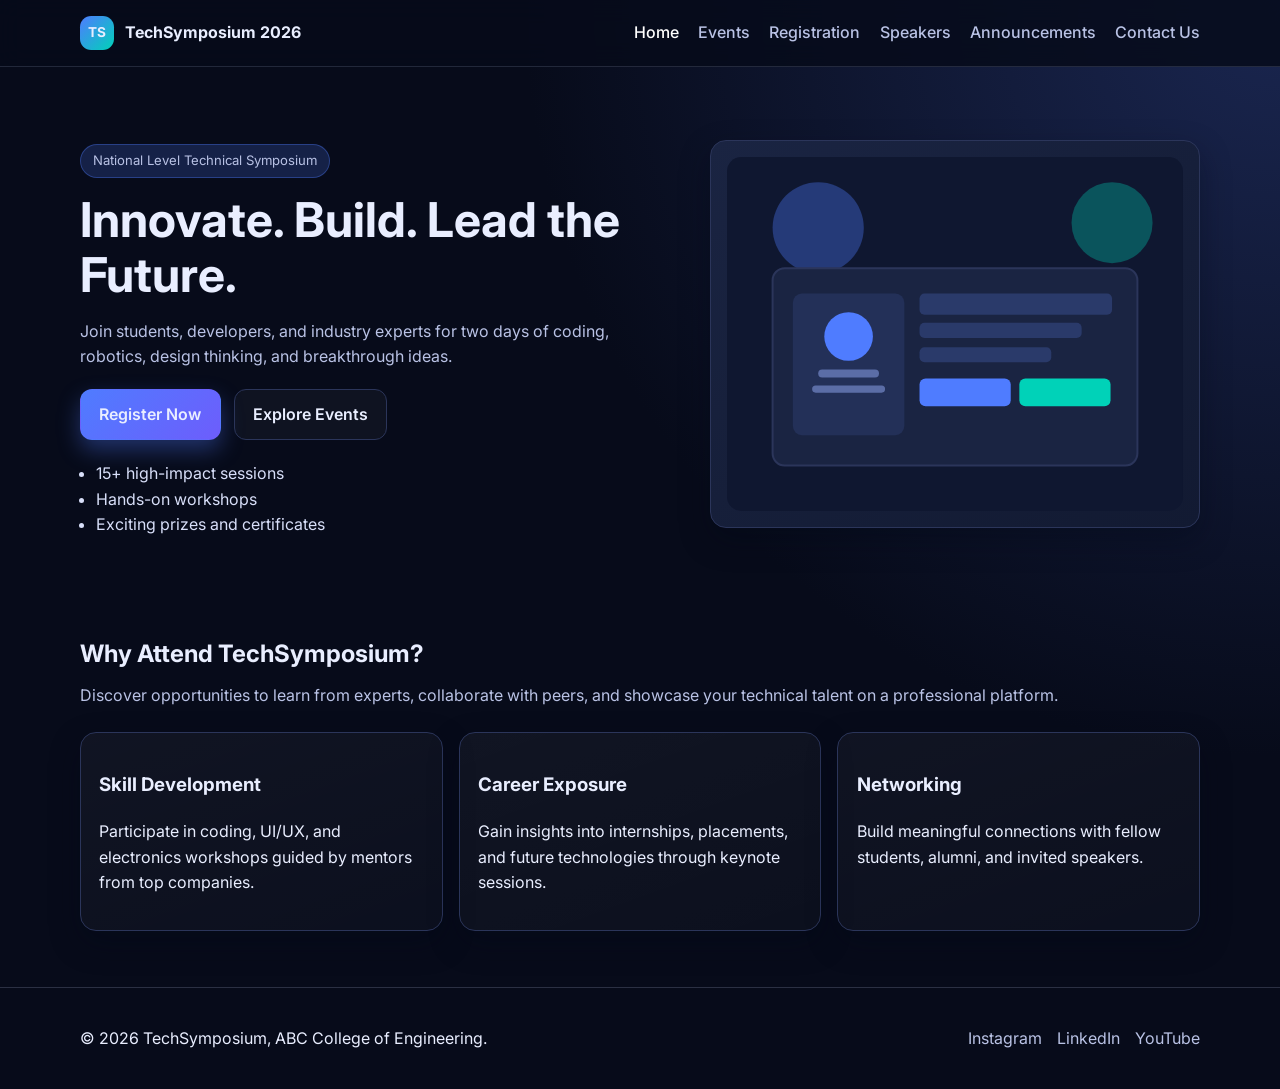
<file: index.html>
<!DOCTYPE html>
<html lang="en">
  <head>
    <meta charset="UTF-8" />
    <meta name="viewport" content="width=device-width, initial-scale=1.0" />
    <title>TechSymposium 2026 | Home</title>
    <meta
      name="description"
      content="Official website of TechSymposium 2026 - a premier college technical event."
    />
    <link rel="preconnect" href="https://fonts.googleapis.com" />
    <link rel="preconnect" href="https://fonts.gstatic.com" crossorigin />
    <link
      href="https://fonts.googleapis.com/css2?family=Inter:wght@400;500;600;700;800&display=swap"
      rel="stylesheet"
    />
    <link rel="stylesheet" href="style.css" />
  </head>
  <body>
    <header class="site-header">
      <div class="container nav-wrapper">
        <a class="brand" href="index.html">
          <span class="brand-badge">TS</span>
          <span>TechSymposium 2026</span>
        </a>
        <button class="nav-toggle" aria-label="Toggle menu" aria-expanded="false">
          <span></span><span></span><span></span>
        </button>
        <nav class="site-nav" aria-label="Main Navigation">
          <a href="index.html">Home</a>
          <a href="events.html">Events</a>
          <a href="registration.html">Registration</a>
          <a href="speakers.html">Speakers</a>
          <a href="announcements.html">Announcements</a>
          <a href="contact.html">Contact Us</a>
        </nav>
      </div>
    </header>

    <main>
      <section class="hero">
        <div class="container hero-grid">
          <div class="hero-content reveal">
            <p class="tag">National Level Technical Symposium</p>
            <h1>Innovate. Build. Lead the Future.</h1>
            <p>
              Join students, developers, and industry experts for two days of
              coding, robotics, design thinking, and breakthrough ideas.
            </p>
            <div class="hero-cta">
              <a class="btn btn-primary" href="registration.html">Register Now</a>
              <a class="btn btn-ghost" href="events.html">Explore Events</a>
            </div>
            <ul class="hero-points">
              <li>15+ high-impact sessions</li>
              <li>Hands-on workshops</li>
              <li>Exciting prizes and certificates</li>
            </ul>
          </div>
          <div class="hero-media reveal">
            <img
              src="images/hero-illustration.svg"
              alt="Students participating in technical events"
            />
          </div>
        </div>
      </section>

      <section class="section">
        <div class="container">
          <div class="section-head reveal">
            <h2>Why Attend TechSymposium?</h2>
            <p>
              Discover opportunities to learn from experts, collaborate with peers,
              and showcase your technical talent on a professional platform.
            </p>
          </div>
          <div class="feature-grid">
            <article class="card reveal">
              <h3>Skill Development</h3>
              <p>
                Participate in coding, UI/UX, and electronics workshops guided by
                mentors from top companies.
              </p>
            </article>
            <article class="card reveal">
              <h3>Career Exposure</h3>
              <p>
                Gain insights into internships, placements, and future technologies
                through keynote sessions.
              </p>
            </article>
            <article class="card reveal">
              <h3>Networking</h3>
              <p>
                Build meaningful connections with fellow students, alumni, and
                invited speakers.
              </p>
            </article>
          </div>
        </div>
      </section>
    </main>

    <footer class="site-footer">
      <div class="container footer-grid">
        <p>&copy; 2026 TechSymposium, ABC College of Engineering.</p>
        <div class="social-links">
          <a href="#" aria-label="Instagram">Instagram</a>
          <a href="#" aria-label="LinkedIn">LinkedIn</a>
          <a href="#" aria-label="YouTube">YouTube</a>
        </div>
      </div>
    </footer>

    <script src="script.js"></script>
  </body>
</html>
</file>
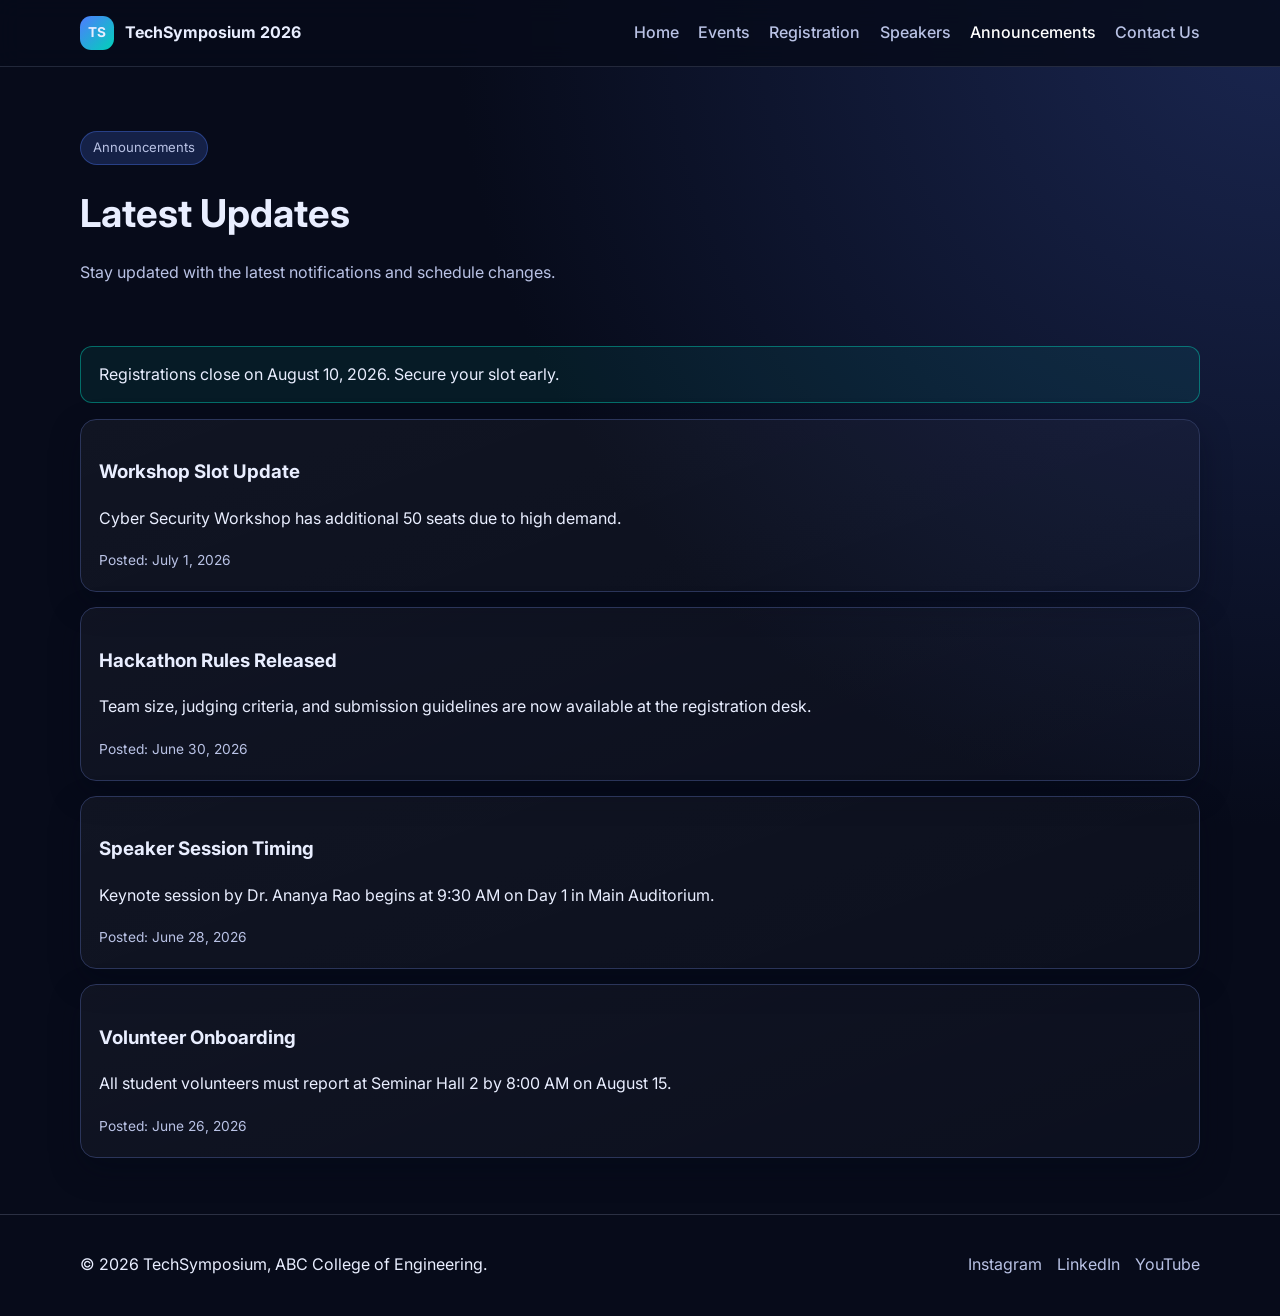
<file: announcements.html>
<!DOCTYPE html>
<html lang="en">
  <head>
    <meta charset="UTF-8" />
    <meta name="viewport" content="width=device-width, initial-scale=1.0" />
    <title>TechSymposium 2026 | Announcements</title>
    <meta
      name="description"
      content="Latest updates, schedules, and notifications for TechSymposium 2026."
    />
    <link rel="preconnect" href="https://fonts.googleapis.com" />
    <link rel="preconnect" href="https://fonts.gstatic.com" crossorigin />
    <link
      href="https://fonts.googleapis.com/css2?family=Inter:wght@400;500;600;700;800&display=swap"
      rel="stylesheet"
    />
    <link rel="stylesheet" href="style.css" />
  </head>
  <body>
    <header class="site-header">
      <div class="container nav-wrapper">
        <a class="brand" href="index.html">
          <span class="brand-badge">TS</span>
          <span>TechSymposium 2026</span>
        </a>
        <button class="nav-toggle" aria-label="Toggle menu" aria-expanded="false">
          <span></span><span></span><span></span>
        </button>
        <nav class="site-nav" aria-label="Main Navigation">
          <a href="index.html">Home</a>
          <a href="events.html">Events</a>
          <a href="registration.html">Registration</a>
          <a href="speakers.html">Speakers</a>
          <a href="announcements.html">Announcements</a>
          <a href="contact.html">Contact Us</a>
        </nav>
      </div>
    </header>

    <main>
      <section class="page-banner">
        <div class="container reveal">
          <p class="tag">Announcements</p>
          <h1>Latest Updates</h1>
          <p>Stay updated with the latest notifications and schedule changes.</p>
        </div>
      </section>

      <section class="section">
        <div class="container">
          <div class="announcement-ticker reveal">
            <p id="tickerText">
              Registrations close on August 10, 2026. Secure your slot early.
            </p>
          </div>
          <div class="announcement-list">
            <article class="card announcement-item reveal">
              <h3>Workshop Slot Update</h3>
              <p>
                Cyber Security Workshop has additional 50 seats due to high demand.
              </p>
              <span>Posted: July 1, 2026</span>
            </article>
            <article class="card announcement-item reveal">
              <h3>Hackathon Rules Released</h3>
              <p>
                Team size, judging criteria, and submission guidelines are now
                available at the registration desk.
              </p>
              <span>Posted: June 30, 2026</span>
            </article>
            <article class="card announcement-item reveal">
              <h3>Speaker Session Timing</h3>
              <p>
                Keynote session by Dr. Ananya Rao begins at 9:30 AM on Day 1 in
                Main Auditorium.
              </p>
              <span>Posted: June 28, 2026</span>
            </article>
            <article class="card announcement-item reveal">
              <h3>Volunteer Onboarding</h3>
              <p>
                All student volunteers must report at Seminar Hall 2 by 8:00 AM on
                August 15.
              </p>
              <span>Posted: June 26, 2026</span>
            </article>
          </div>
        </div>
      </section>
    </main>

    <footer class="site-footer">
      <div class="container footer-grid">
        <p>&copy; 2026 TechSymposium, ABC College of Engineering.</p>
        <div class="social-links">
          <a href="#" aria-label="Instagram">Instagram</a>
          <a href="#" aria-label="LinkedIn">LinkedIn</a>
          <a href="#" aria-label="YouTube">YouTube</a>
        </div>
      </div>
    </footer>

    <script src="script.js"></script>
  </body>
</html>
</file>
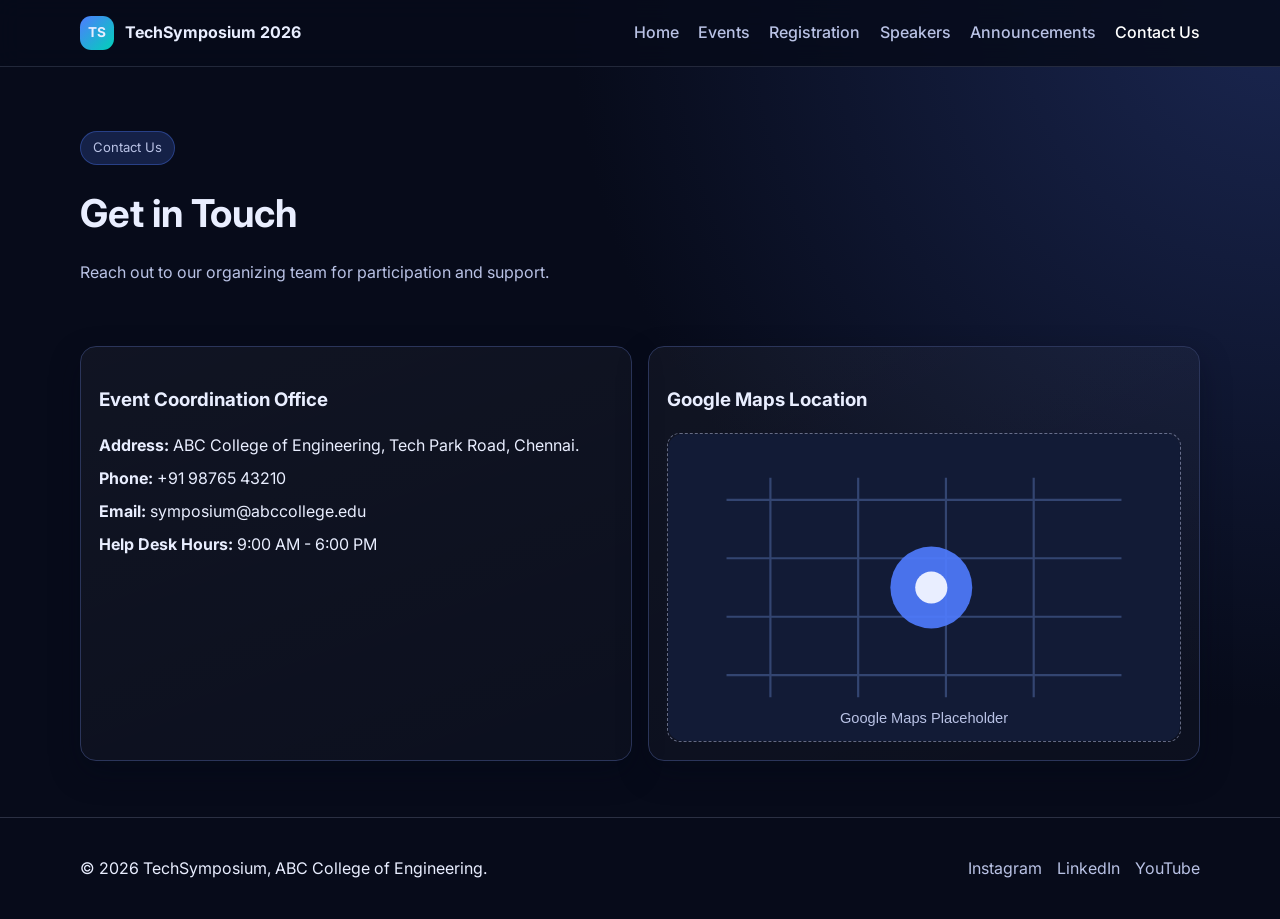
<file: contact.html>
<!DOCTYPE html>
<html lang="en">
  <head>
    <meta charset="UTF-8" />
    <meta name="viewport" content="width=device-width, initial-scale=1.0" />
    <title>TechSymposium 2026 | Contact Us</title>
    <meta
      name="description"
      content="Contact TechSymposium 2026 organizers for queries and support."
    />
    <link rel="preconnect" href="https://fonts.googleapis.com" />
    <link rel="preconnect" href="https://fonts.gstatic.com" crossorigin />
    <link
      href="https://fonts.googleapis.com/css2?family=Inter:wght@400;500;600;700;800&display=swap"
      rel="stylesheet"
    />
    <link rel="stylesheet" href="style.css" />
  </head>
  <body>
    <header class="site-header">
      <div class="container nav-wrapper">
        <a class="brand" href="index.html">
          <span class="brand-badge">TS</span>
          <span>TechSymposium 2026</span>
        </a>
        <button class="nav-toggle" aria-label="Toggle menu" aria-expanded="false">
          <span></span><span></span><span></span>
        </button>
        <nav class="site-nav" aria-label="Main Navigation">
          <a href="index.html">Home</a>
          <a href="events.html">Events</a>
          <a href="registration.html">Registration</a>
          <a href="speakers.html">Speakers</a>
          <a href="announcements.html">Announcements</a>
          <a href="contact.html">Contact Us</a>
        </nav>
      </div>
    </header>

    <main>
      <section class="page-banner">
        <div class="container reveal">
          <p class="tag">Contact Us</p>
          <h1>Get in Touch</h1>
          <p>Reach out to our organizing team for participation and support.</p>
        </div>
      </section>

      <section class="section">
        <div class="container contact-grid">
          <div class="card contact-info reveal">
            <h3>Event Coordination Office</h3>
            <p><strong>Address:</strong> ABC College of Engineering, Tech Park Road, Chennai.</p>
            <p><strong>Phone:</strong> +91 98765 43210</p>
            <p><strong>Email:</strong> symposium@abccollege.edu</p>
            <p><strong>Help Desk Hours:</strong> 9:00 AM - 6:00 PM</p>
          </div>
          <div class="card map-card reveal">
            <h3>Google Maps Location</h3>
            <img
              src="images/map-placeholder.svg"
              alt="Google Maps location placeholder for college campus"
            />
          </div>
        </div>
      </section>
    </main>

    <footer class="site-footer">
      <div class="container footer-grid">
        <p>&copy; 2026 TechSymposium, ABC College of Engineering.</p>
        <div class="social-links">
          <a href="#" aria-label="Instagram">Instagram</a>
          <a href="#" aria-label="LinkedIn">LinkedIn</a>
          <a href="#" aria-label="YouTube">YouTube</a>
        </div>
      </div>
    </footer>

    <script src="script.js"></script>
  </body>
</html>
</file>
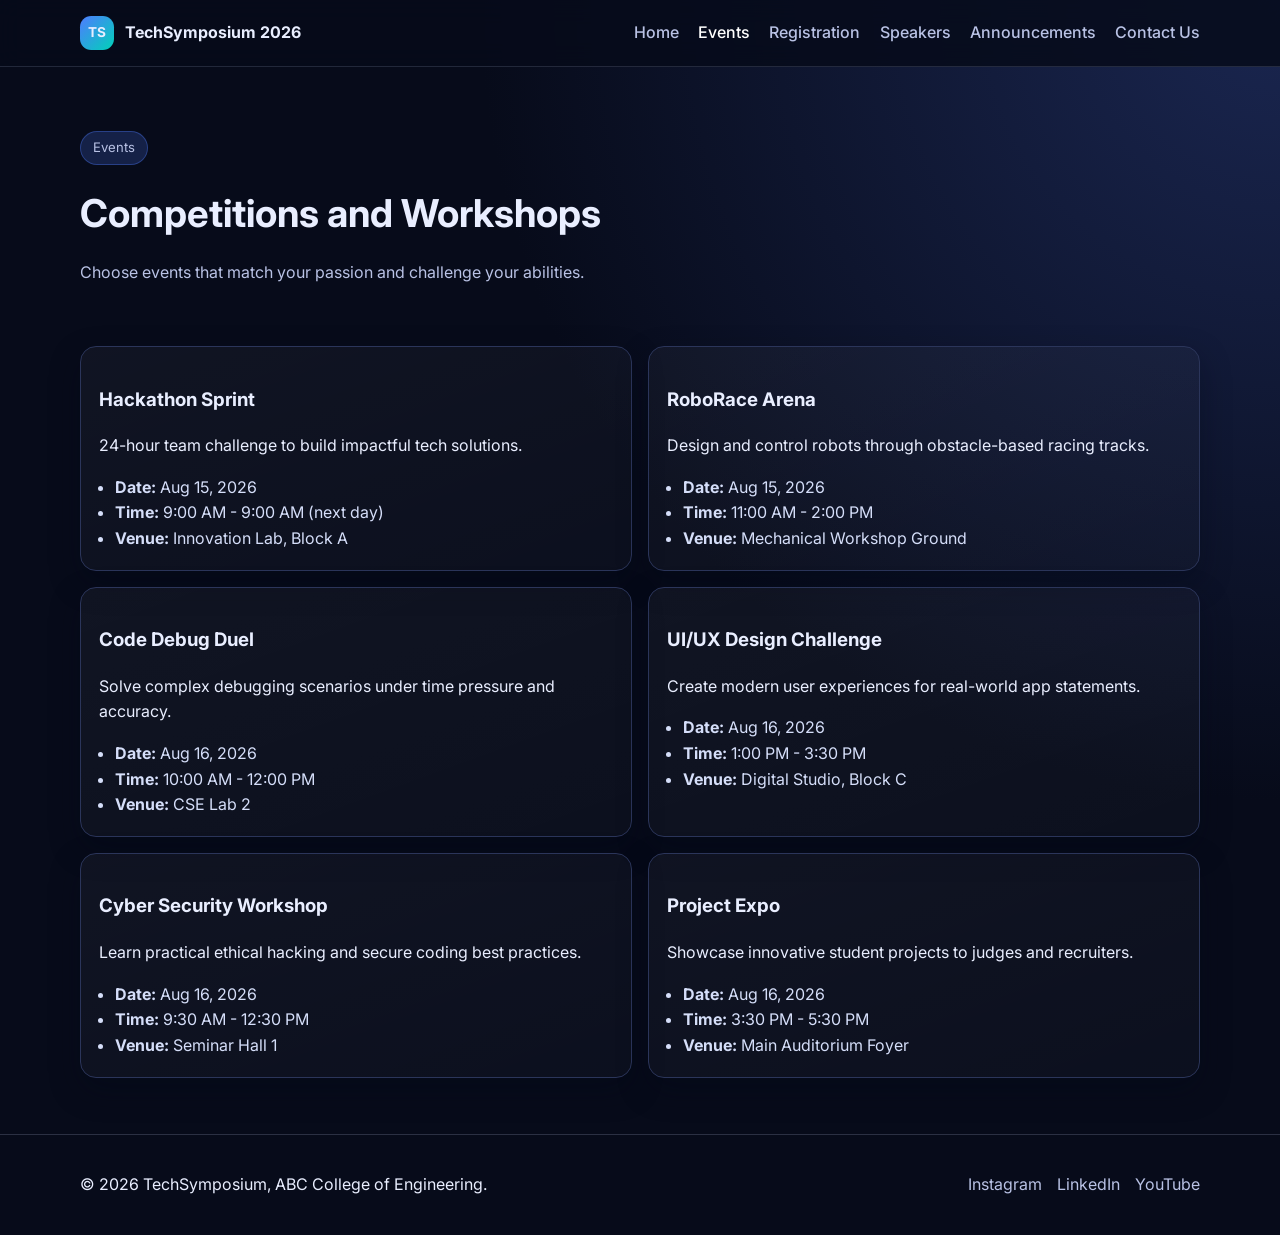
<file: events.html>
<!DOCTYPE html>
<html lang="en">
  <head>
    <meta charset="UTF-8" />
    <meta name="viewport" content="width=device-width, initial-scale=1.0" />
    <title>TechSymposium 2026 | Events</title>
    <meta
      name="description"
      content="Explore all competitions and workshops at TechSymposium 2026."
    />
    <link rel="preconnect" href="https://fonts.googleapis.com" />
    <link rel="preconnect" href="https://fonts.gstatic.com" crossorigin />
    <link
      href="https://fonts.googleapis.com/css2?family=Inter:wght@400;500;600;700;800&display=swap"
      rel="stylesheet"
    />
    <link rel="stylesheet" href="style.css" />
  </head>
  <body>
    <header class="site-header">
      <div class="container nav-wrapper">
        <a class="brand" href="index.html">
          <span class="brand-badge">TS</span>
          <span>TechSymposium 2026</span>
        </a>
        <button class="nav-toggle" aria-label="Toggle menu" aria-expanded="false">
          <span></span><span></span><span></span>
        </button>
        <nav class="site-nav" aria-label="Main Navigation">
          <a href="index.html">Home</a>
          <a href="events.html">Events</a>
          <a href="registration.html">Registration</a>
          <a href="speakers.html">Speakers</a>
          <a href="announcements.html">Announcements</a>
          <a href="contact.html">Contact Us</a>
        </nav>
      </div>
    </header>

    <main>
      <section class="page-banner">
        <div class="container reveal">
          <p class="tag">Events</p>
          <h1>Competitions and Workshops</h1>
          <p>Choose events that match your passion and challenge your abilities.</p>
        </div>
      </section>

      <section class="section">
        <div class="container">
          <div class="event-grid">
            <article class="card event-card reveal">
              <h3>Hackathon Sprint</h3>
              <p>24-hour team challenge to build impactful tech solutions.</p>
              <ul>
                <li><strong>Date:</strong> Aug 15, 2026</li>
                <li><strong>Time:</strong> 9:00 AM - 9:00 AM (next day)</li>
                <li><strong>Venue:</strong> Innovation Lab, Block A</li>
              </ul>
            </article>
            <article class="card event-card reveal">
              <h3>RoboRace Arena</h3>
              <p>
                Design and control robots through obstacle-based racing tracks.
              </p>
              <ul>
                <li><strong>Date:</strong> Aug 15, 2026</li>
                <li><strong>Time:</strong> 11:00 AM - 2:00 PM</li>
                <li><strong>Venue:</strong> Mechanical Workshop Ground</li>
              </ul>
            </article>
            <article class="card event-card reveal">
              <h3>Code Debug Duel</h3>
              <p>
                Solve complex debugging scenarios under time pressure and accuracy.
              </p>
              <ul>
                <li><strong>Date:</strong> Aug 16, 2026</li>
                <li><strong>Time:</strong> 10:00 AM - 12:00 PM</li>
                <li><strong>Venue:</strong> CSE Lab 2</li>
              </ul>
            </article>
            <article class="card event-card reveal">
              <h3>UI/UX Design Challenge</h3>
              <p>Create modern user experiences for real-world app statements.</p>
              <ul>
                <li><strong>Date:</strong> Aug 16, 2026</li>
                <li><strong>Time:</strong> 1:00 PM - 3:30 PM</li>
                <li><strong>Venue:</strong> Digital Studio, Block C</li>
              </ul>
            </article>
            <article class="card event-card reveal">
              <h3>Cyber Security Workshop</h3>
              <p>
                Learn practical ethical hacking and secure coding best practices.
              </p>
              <ul>
                <li><strong>Date:</strong> Aug 16, 2026</li>
                <li><strong>Time:</strong> 9:30 AM - 12:30 PM</li>
                <li><strong>Venue:</strong> Seminar Hall 1</li>
              </ul>
            </article>
            <article class="card event-card reveal">
              <h3>Project Expo</h3>
              <p>Showcase innovative student projects to judges and recruiters.</p>
              <ul>
                <li><strong>Date:</strong> Aug 16, 2026</li>
                <li><strong>Time:</strong> 3:30 PM - 5:30 PM</li>
                <li><strong>Venue:</strong> Main Auditorium Foyer</li>
              </ul>
            </article>
          </div>
        </div>
      </section>
    </main>

    <footer class="site-footer">
      <div class="container footer-grid">
        <p>&copy; 2026 TechSymposium, ABC College of Engineering.</p>
        <div class="social-links">
          <a href="#" aria-label="Instagram">Instagram</a>
          <a href="#" aria-label="LinkedIn">LinkedIn</a>
          <a href="#" aria-label="YouTube">YouTube</a>
        </div>
      </div>
    </footer>

    <script src="script.js"></script>
  </body>
</html>
</file>
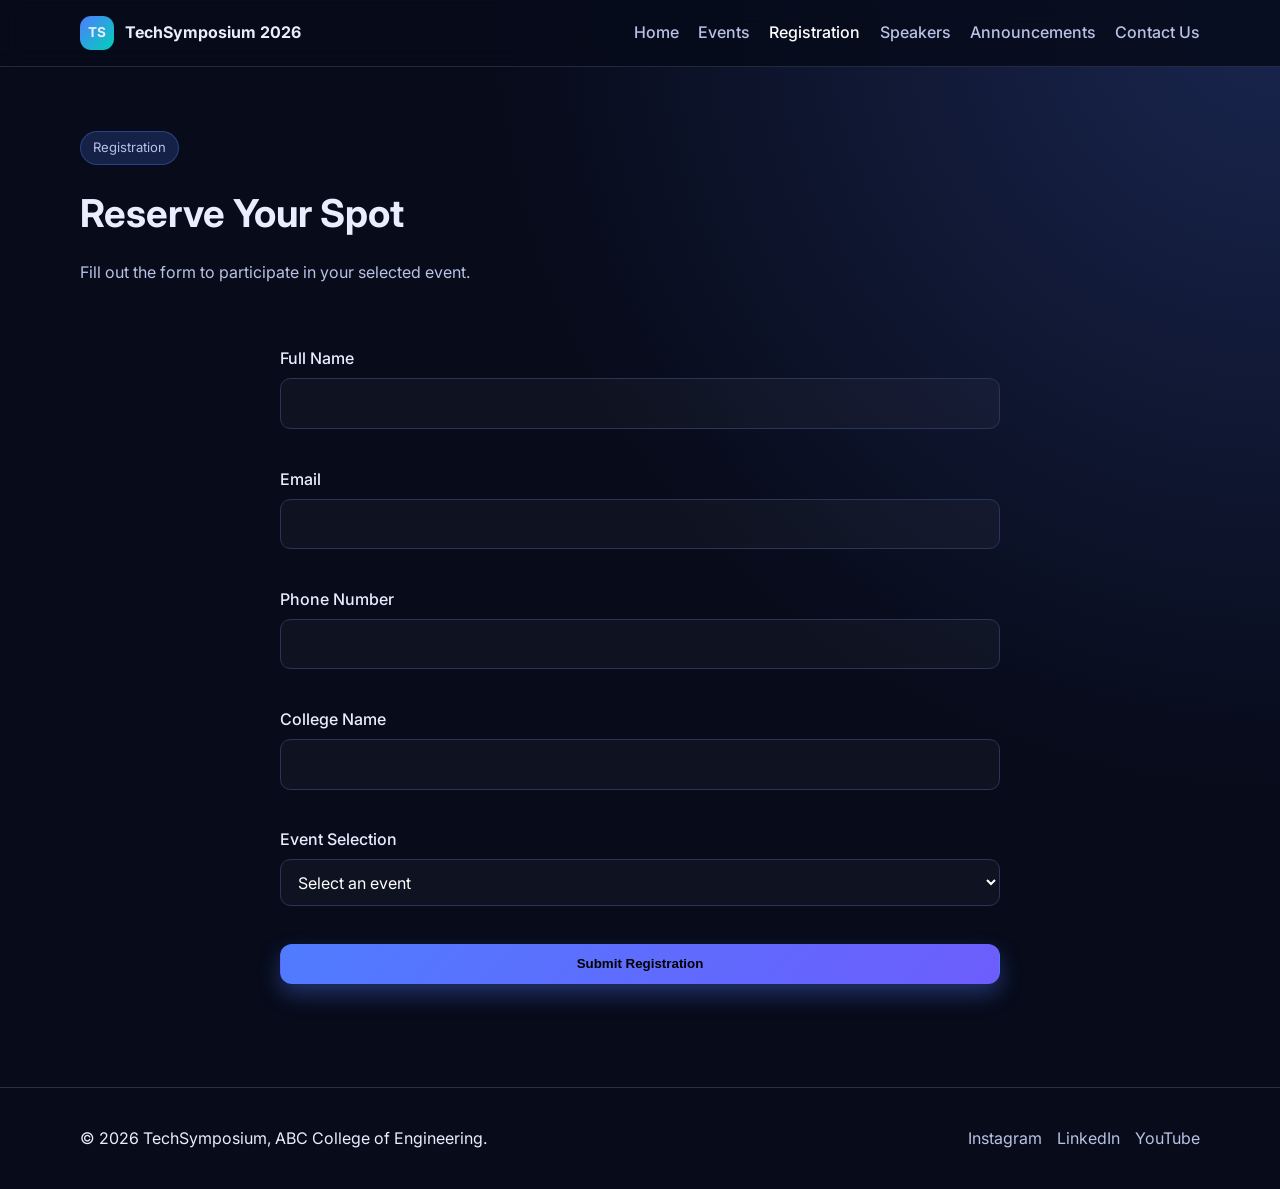
<file: registration.html>
<!DOCTYPE html>
<html lang="en">
  <head>
    <meta charset="UTF-8" />
    <meta name="viewport" content="width=device-width, initial-scale=1.0" />
    <title>TechSymposium 2026 | Registration</title>
    <meta
      name="description"
      content="Register for your preferred technical events at TechSymposium 2026."
    />
    <link rel="preconnect" href="https://fonts.googleapis.com" />
    <link rel="preconnect" href="https://fonts.gstatic.com" crossorigin />
    <link
      href="https://fonts.googleapis.com/css2?family=Inter:wght@400;500;600;700;800&display=swap"
      rel="stylesheet"
    />
    <link rel="stylesheet" href="style.css" />
  </head>
  <body>
    <header class="site-header">
      <div class="container nav-wrapper">
        <a class="brand" href="index.html">
          <span class="brand-badge">TS</span>
          <span>TechSymposium 2026</span>
        </a>
        <button class="nav-toggle" aria-label="Toggle menu" aria-expanded="false">
          <span></span><span></span><span></span>
        </button>
        <nav class="site-nav" aria-label="Main Navigation">
          <a href="index.html">Home</a>
          <a href="events.html">Events</a>
          <a href="registration.html">Registration</a>
          <a href="speakers.html">Speakers</a>
          <a href="announcements.html">Announcements</a>
          <a href="contact.html">Contact Us</a>
        </nav>
      </div>
    </header>

    <main>
      <section class="page-banner">
        <div class="container reveal">
          <p class="tag">Registration</p>
          <h1>Reserve Your Spot</h1>
          <p>Fill out the form to participate in your selected event.</p>
        </div>
      </section>

      <section class="section">
        <div class="container form-wrapper reveal">
          <form id="registrationForm" class="registration-form" novalidate>
            <div class="input-group">
              <label for="fullName">Full Name</label>
              <input type="text" id="fullName" name="fullName" required />
              <small class="error-message"></small>
            </div>
            <div class="input-group">
              <label for="email">Email</label>
              <input type="email" id="email" name="email" required />
              <small class="error-message"></small>
            </div>
            <div class="input-group">
              <label for="phone">Phone Number</label>
              <input type="tel" id="phone" name="phone" required />
              <small class="error-message"></small>
            </div>
            <div class="input-group">
              <label for="college">College Name</label>
              <input type="text" id="college" name="college" required />
              <small class="error-message"></small>
            </div>
            <div class="input-group">
              <label for="event">Event Selection</label>
              <select id="event" name="event" required>
                <option value="">Select an event</option>
                <option>Hackathon Sprint</option>
                <option>RoboRace Arena</option>
                <option>Code Debug Duel</option>
                <option>UI/UX Design Challenge</option>
                <option>Cyber Security Workshop</option>
                <option>Project Expo</option>
              </select>
              <small class="error-message"></small>
            </div>
            <button type="submit" class="btn btn-primary">Submit Registration</button>
            <p id="formMessage" class="form-message" aria-live="polite"></p>
          </form>
        </div>
      </section>
    </main>

    <footer class="site-footer">
      <div class="container footer-grid">
        <p>&copy; 2026 TechSymposium, ABC College of Engineering.</p>
        <div class="social-links">
          <a href="#" aria-label="Instagram">Instagram</a>
          <a href="#" aria-label="LinkedIn">LinkedIn</a>
          <a href="#" aria-label="YouTube">YouTube</a>
        </div>
      </div>
    </footer>

    <script src="script.js"></script>
  </body>
</html>
</file>
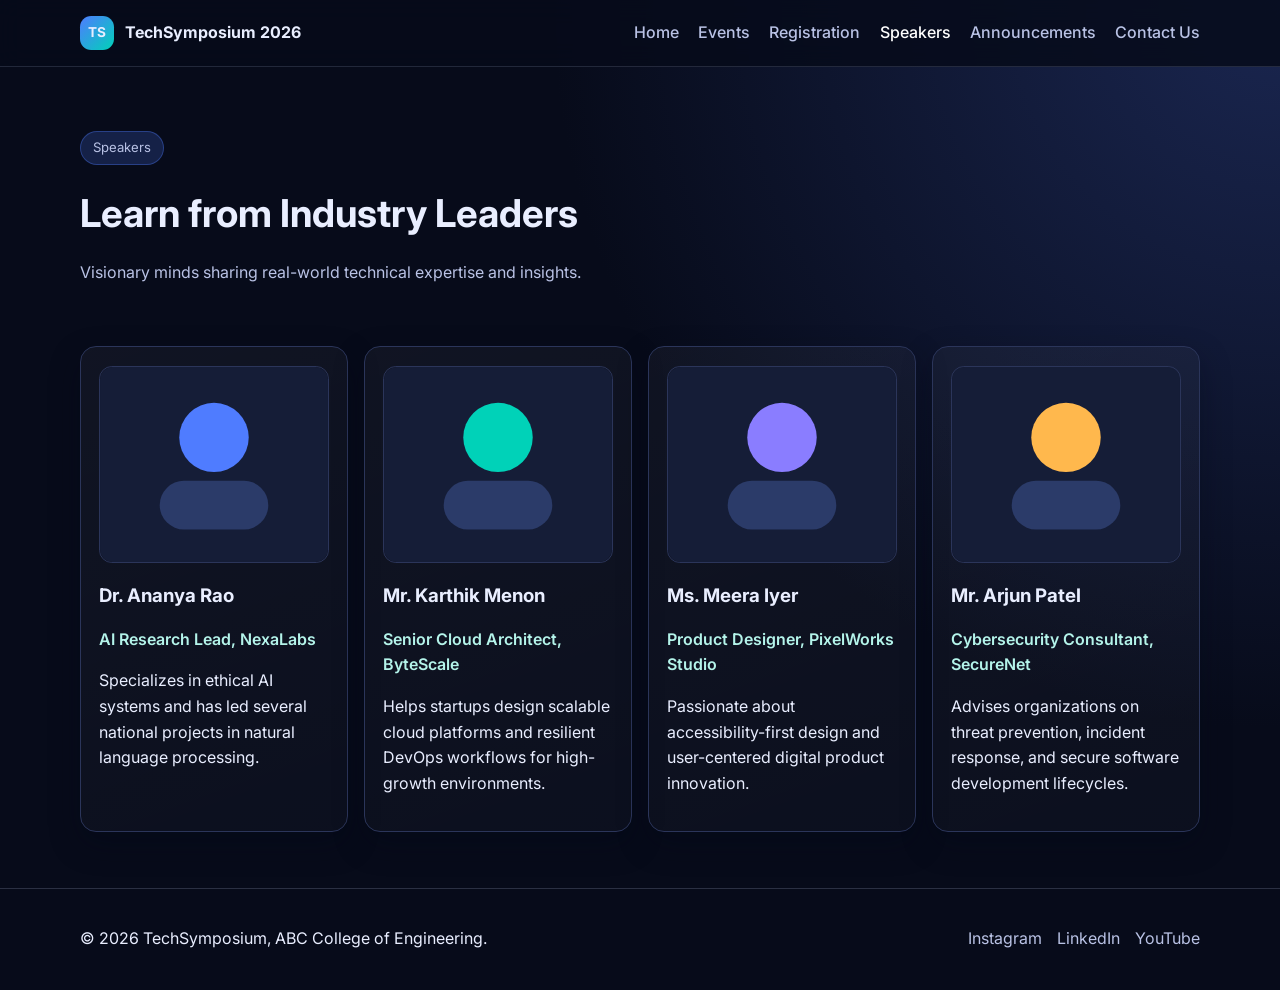
<file: speakers.html>
<!DOCTYPE html>
<html lang="en">
  <head>
    <meta charset="UTF-8" />
    <meta name="viewport" content="width=device-width, initial-scale=1.0" />
    <title>TechSymposium 2026 | Speakers</title>
    <meta
      name="description"
      content="Meet the keynote speakers and technical experts at TechSymposium 2026."
    />
    <link rel="preconnect" href="https://fonts.googleapis.com" />
    <link rel="preconnect" href="https://fonts.gstatic.com" crossorigin />
    <link
      href="https://fonts.googleapis.com/css2?family=Inter:wght@400;500;600;700;800&display=swap"
      rel="stylesheet"
    />
    <link rel="stylesheet" href="style.css" />
  </head>
  <body>
    <header class="site-header">
      <div class="container nav-wrapper">
        <a class="brand" href="index.html">
          <span class="brand-badge">TS</span>
          <span>TechSymposium 2026</span>
        </a>
        <button class="nav-toggle" aria-label="Toggle menu" aria-expanded="false">
          <span></span><span></span><span></span>
        </button>
        <nav class="site-nav" aria-label="Main Navigation">
          <a href="index.html">Home</a>
          <a href="events.html">Events</a>
          <a href="registration.html">Registration</a>
          <a href="speakers.html">Speakers</a>
          <a href="announcements.html">Announcements</a>
          <a href="contact.html">Contact Us</a>
        </nav>
      </div>
    </header>

    <main>
      <section class="page-banner">
        <div class="container reveal">
          <p class="tag">Speakers</p>
          <h1>Learn from Industry Leaders</h1>
          <p>Visionary minds sharing real-world technical expertise and insights.</p>
        </div>
      </section>

      <section class="section">
        <div class="container speaker-grid">
          <article class="card speaker-card reveal">
            <img src="images/speaker-1.svg" alt="Speaker Dr. Ananya Rao" />
            <h3>Dr. Ananya Rao</h3>
            <p class="designation">AI Research Lead, NexaLabs</p>
            <p>
              Specializes in ethical AI systems and has led several national
              projects in natural language processing.
            </p>
          </article>
          <article class="card speaker-card reveal">
            <img src="images/speaker-2.svg" alt="Speaker Mr. Karthik Menon" />
            <h3>Mr. Karthik Menon</h3>
            <p class="designation">Senior Cloud Architect, ByteScale</p>
            <p>
              Helps startups design scalable cloud platforms and resilient DevOps
              workflows for high-growth environments.
            </p>
          </article>
          <article class="card speaker-card reveal">
            <img src="images/speaker-3.svg" alt="Speaker Ms. Meera Iyer" />
            <h3>Ms. Meera Iyer</h3>
            <p class="designation">Product Designer, PixelWorks Studio</p>
            <p>
              Passionate about accessibility-first design and user-centered digital
              product innovation.
            </p>
          </article>
          <article class="card speaker-card reveal">
            <img src="images/speaker-4.svg" alt="Speaker Mr. Arjun Patel" />
            <h3>Mr. Arjun Patel</h3>
            <p class="designation">Cybersecurity Consultant, SecureNet</p>
            <p>
              Advises organizations on threat prevention, incident response, and
              secure software development lifecycles.
            </p>
          </article>
        </div>
      </section>
    </main>

    <footer class="site-footer">
      <div class="container footer-grid">
        <p>&copy; 2026 TechSymposium, ABC College of Engineering.</p>
        <div class="social-links">
          <a href="#" aria-label="Instagram">Instagram</a>
          <a href="#" aria-label="LinkedIn">LinkedIn</a>
          <a href="#" aria-label="YouTube">YouTube</a>
        </div>
      </div>
    </footer>

    <script src="script.js"></script>
  </body>
</html>
</file>
<file: style.css>
:root {
  --bg: #070b1a;
  --surface: #11172a;
  --surface-alt: #1a2139;
  --text: #e9eeff;
  --muted: #b9c2e5;
  --primary: #4f7cff;
  --accent: #00d2b8;
  --border: #2b355a;
  --danger: #ff6b6b;
  --success: #7dffb3;
  --shadow: 0 12px 30px rgba(3, 8, 24, 0.35);
}

* {
  box-sizing: border-box;
}

html,
body {
  margin: 0;
  padding: 0;
}

body {
  font-family: "Inter", Arial, sans-serif;
  color: var(--text);
  background: radial-gradient(circle at top right, #1a2650, var(--bg) 45%);
  line-height: 1.6;
  min-height: 100vh;
}

img {
  max-width: 100%;
  display: block;
}

a {
  color: inherit;
  text-decoration: none;
}

.container {
  width: min(1120px, 92%);
  margin: 0 auto;
}

.site-header {
  position: sticky;
  top: 0;
  z-index: 40;
  backdrop-filter: blur(12px);
  background: rgba(7, 11, 26, 0.85);
  border-bottom: 1px solid rgba(185, 194, 229, 0.16);
}

.nav-wrapper {
  display: flex;
  align-items: center;
  justify-content: space-between;
  gap: 1rem;
  padding: 1rem 0;
}

.brand {
  display: inline-flex;
  align-items: center;
  gap: 0.7rem;
  font-weight: 700;
}

.brand-badge {
  width: 2.1rem;
  height: 2.1rem;
  border-radius: 0.7rem;
  background: linear-gradient(135deg, var(--primary), var(--accent));
  display: grid;
  place-items: center;
  font-size: 0.85rem;
}

.site-nav {
  display: flex;
  align-items: center;
  gap: 1.2rem;
}

.site-nav a {
  color: var(--muted);
  font-weight: 500;
  transition: color 0.25s ease;
}

.site-nav a:hover,
.site-nav a.active {
  color: #fff;
}

.nav-toggle {
  display: none;
  flex-direction: column;
  gap: 0.3rem;
  border: 0;
  background: transparent;
  cursor: pointer;
  padding: 0.35rem;
}

.nav-toggle span {
  display: block;
  width: 1.6rem;
  height: 2px;
  background: #fff;
  border-radius: 2px;
}

.hero {
  padding: 4rem 0 3rem;
}

.hero-grid {
  display: grid;
  grid-template-columns: 1.1fr 0.9fr;
  gap: 2rem;
  align-items: center;
}

.tag {
  display: inline-block;
  background: rgba(79, 124, 255, 0.2);
  color: #d6e1ff;
  border: 1px solid rgba(79, 124, 255, 0.35);
  border-radius: 999px;
  padding: 0.35rem 0.75rem;
  font-size: 0.82rem;
  margin-bottom: 0.9rem;
}

.hero h1 {
  font-size: clamp(2rem, 4vw, 3rem);
  line-height: 1.15;
  margin: 0 0 1rem;
}

.hero p {
  color: var(--muted);
  max-width: 58ch;
}

.hero-cta {
  margin-top: 1.2rem;
  display: flex;
  gap: 0.8rem;
  flex-wrap: wrap;
}

.btn {
  display: inline-flex;
  align-items: center;
  justify-content: center;
  border-radius: 0.75rem;
  border: 1px solid transparent;
  padding: 0.72rem 1.15rem;
  font-weight: 600;
  transition: transform 0.25s ease, box-shadow 0.25s ease, background 0.25s ease;
}

.btn:hover {
  transform: translateY(-2px);
}

.btn-primary {
  background: linear-gradient(135deg, var(--primary), #6d5dfc);
  box-shadow: 0 10px 22px rgba(79, 124, 255, 0.35);
}

.btn-ghost {
  border-color: var(--border);
  background: rgba(255, 255, 255, 0.03);
}

.hero-points {
  margin: 1.35rem 0 0;
  padding-left: 1rem;
  color: #d8dff9;
}

.hero-media {
  background: linear-gradient(145deg, #1a2442, #121a32);
  border: 1px solid var(--border);
  border-radius: 1rem;
  padding: 1rem;
  box-shadow: var(--shadow);
}

.page-banner {
  padding: 3.2rem 0 1rem;
}

.page-banner h1 {
  margin: 0.2rem 0 0.6rem;
  font-size: clamp(1.8rem, 3vw, 2.5rem);
}

.page-banner p {
  color: var(--muted);
}

.section {
  padding: 1.8rem 0 3.5rem;
}

.section-head {
  margin-bottom: 1.5rem;
}

.section-head h2 {
  margin-bottom: 0.6rem;
}

.section-head p {
  margin: 0;
  color: var(--muted);
}

.feature-grid,
.event-grid,
.speaker-grid,
.contact-grid {
  display: grid;
  gap: 1rem;
}

.feature-grid {
  grid-template-columns: repeat(3, minmax(0, 1fr));
}

.event-grid {
  grid-template-columns: repeat(2, minmax(0, 1fr));
}

.speaker-grid {
  grid-template-columns: repeat(4, minmax(0, 1fr));
}

.contact-grid {
  grid-template-columns: repeat(2, minmax(0, 1fr));
}

.card {
  background: linear-gradient(160deg, rgba(255, 255, 255, 0.04), rgba(255, 255, 255, 0.02));
  border: 1px solid var(--border);
  border-radius: 1rem;
  padding: 1.15rem;
  box-shadow: var(--shadow);
  transition: transform 0.25s ease, border-color 0.25s ease;
}

.card:hover {
  transform: translateY(-5px);
  border-color: rgba(79, 124, 255, 0.7);
}

.event-card ul {
  margin: 0.85rem 0 0;
  padding-left: 1rem;
  color: #d5def9;
}

.speaker-card img {
  border-radius: 0.8rem;
  border: 1px solid var(--border);
  margin-bottom: 0.9rem;
}

.designation {
  color: #b4f4ea;
  font-weight: 600;
  margin-top: -0.2rem;
}

.form-wrapper {
  max-width: 720px;
}

.registration-form {
  display: grid;
  gap: 0.95rem;
}

.input-group {
  display: grid;
  gap: 0.4rem;
}

.input-group label {
  font-weight: 500;
}

input,
select {
  border: 1px solid var(--border);
  border-radius: 0.65rem;
  background: rgba(255, 255, 255, 0.03);
  color: #fff;
  padding: 0.72rem 0.8rem;
  font: inherit;
}

input:focus,
select:focus {
  outline: 2px solid rgba(79, 124, 255, 0.45);
  border-color: rgba(79, 124, 255, 0.7);
}

.error-message {
  min-height: 1rem;
  color: var(--danger);
  font-size: 0.85rem;
}

.form-message {
  font-weight: 600;
}

.form-message.success {
  color: var(--success);
}

.form-message.error {
  color: var(--danger);
}

.announcement-ticker {
  padding: 0.9rem 1.1rem;
  border-radius: 0.75rem;
  border: 1px solid rgba(0, 210, 184, 0.45);
  background: rgba(0, 210, 184, 0.08);
  margin-bottom: 1rem;
}

.announcement-ticker p {
  margin: 0;
}

.announcement-list {
  display: grid;
  gap: 0.95rem;
}

.announcement-item span {
  color: var(--muted);
  font-size: 0.86rem;
}

.contact-info p {
  margin: 0.45rem 0;
}

.map-card img {
  border: 1px dashed rgba(185, 194, 229, 0.5);
  border-radius: 0.8rem;
}

.site-footer {
  border-top: 1px solid rgba(185, 194, 229, 0.2);
  padding: 1.35rem 0;
  margin-top: auto;
}

.footer-grid {
  display: flex;
  justify-content: space-between;
  align-items: center;
  gap: 1rem;
  flex-wrap: wrap;
}

.social-links {
  display: flex;
  gap: 0.95rem;
}

.social-links a {
  color: var(--muted);
}

.social-links a:hover {
  color: #fff;
}

.reveal {
  opacity: 0;
  transform: translateY(14px);
  transition: opacity 0.55s ease, transform 0.55s ease;
}

.reveal.visible {
  opacity: 1;
  transform: translateY(0);
}

@media (max-width: 1000px) {
  .hero-grid,
  .feature-grid,
  .event-grid,
  .speaker-grid,
  .contact-grid {
    grid-template-columns: repeat(2, minmax(0, 1fr));
  }
}

@media (max-width: 760px) {
  .nav-toggle {
    display: inline-flex;
  }

  .site-nav {
    position: absolute;
    left: 0;
    right: 0;
    top: 100%;
    background: #0b1124;
    border-top: 1px solid var(--border);
    border-bottom: 1px solid var(--border);
    padding: 0.75rem 4%;
    display: grid;
    gap: 0.65rem;
    transform: scaleY(0);
    transform-origin: top;
    transition: transform 0.25s ease;
  }

  .site-nav.open {
    transform: scaleY(1);
  }

  .hero {
    padding-top: 2.8rem;
  }

  .hero-grid,
  .feature-grid,
  .event-grid,
  .speaker-grid,
  .contact-grid {
    grid-template-columns: 1fr;
  }
}
</file>
